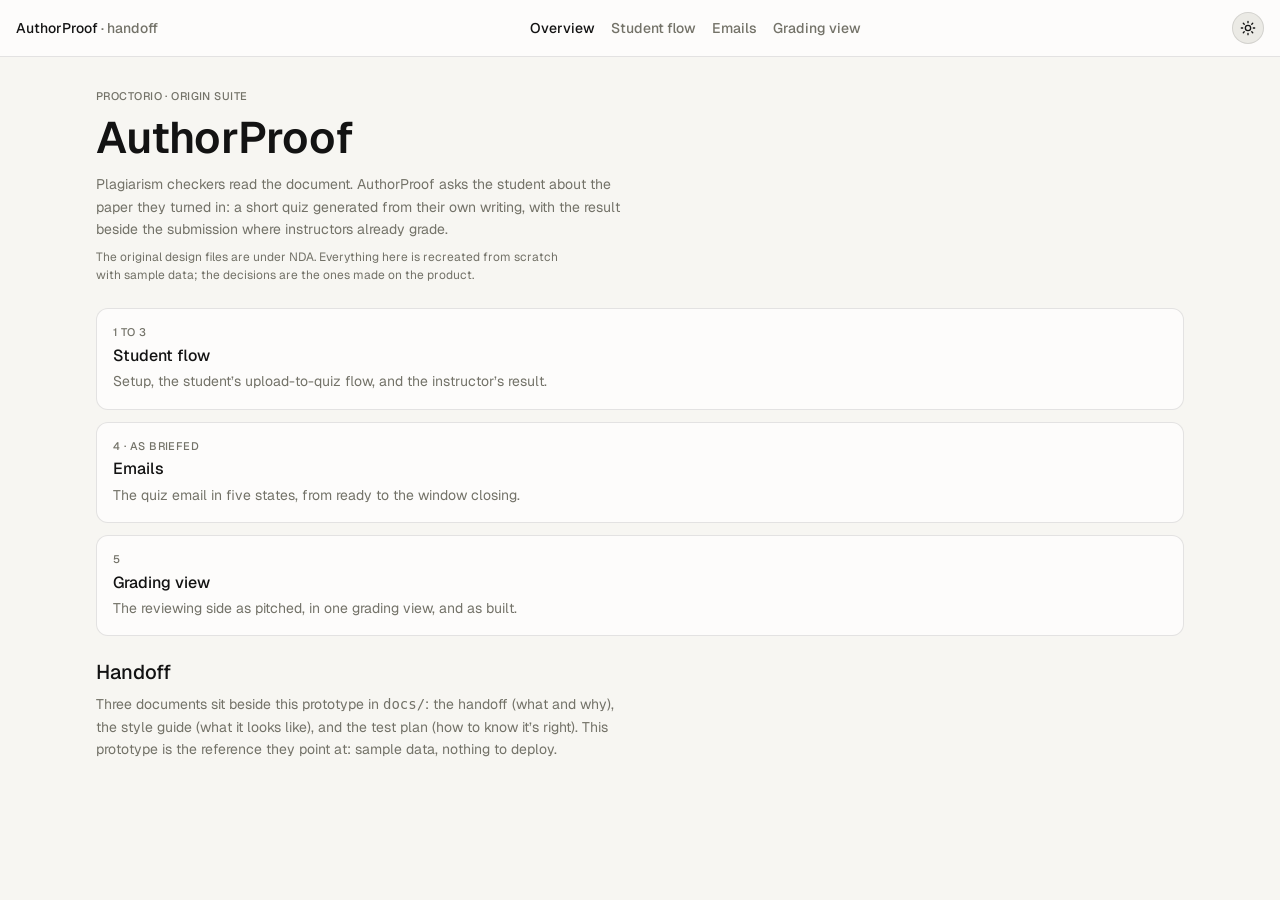
<file: index.html>
<!doctype html>
<html lang="en">
  <head>
    <meta charset="utf-8" />
    <meta name="viewport" content="width=device-width, initial-scale=1" />
    <title>AuthorProof · handoff</title>
    <meta http-equiv="refresh" content="0; url=prototype/" />
    <link rel="canonical" href="prototype/" />
  </head>
  <body>
    <p><a href="prototype/">Open the AuthorProof prototype</a></p>
  </body>
</html>
</file>
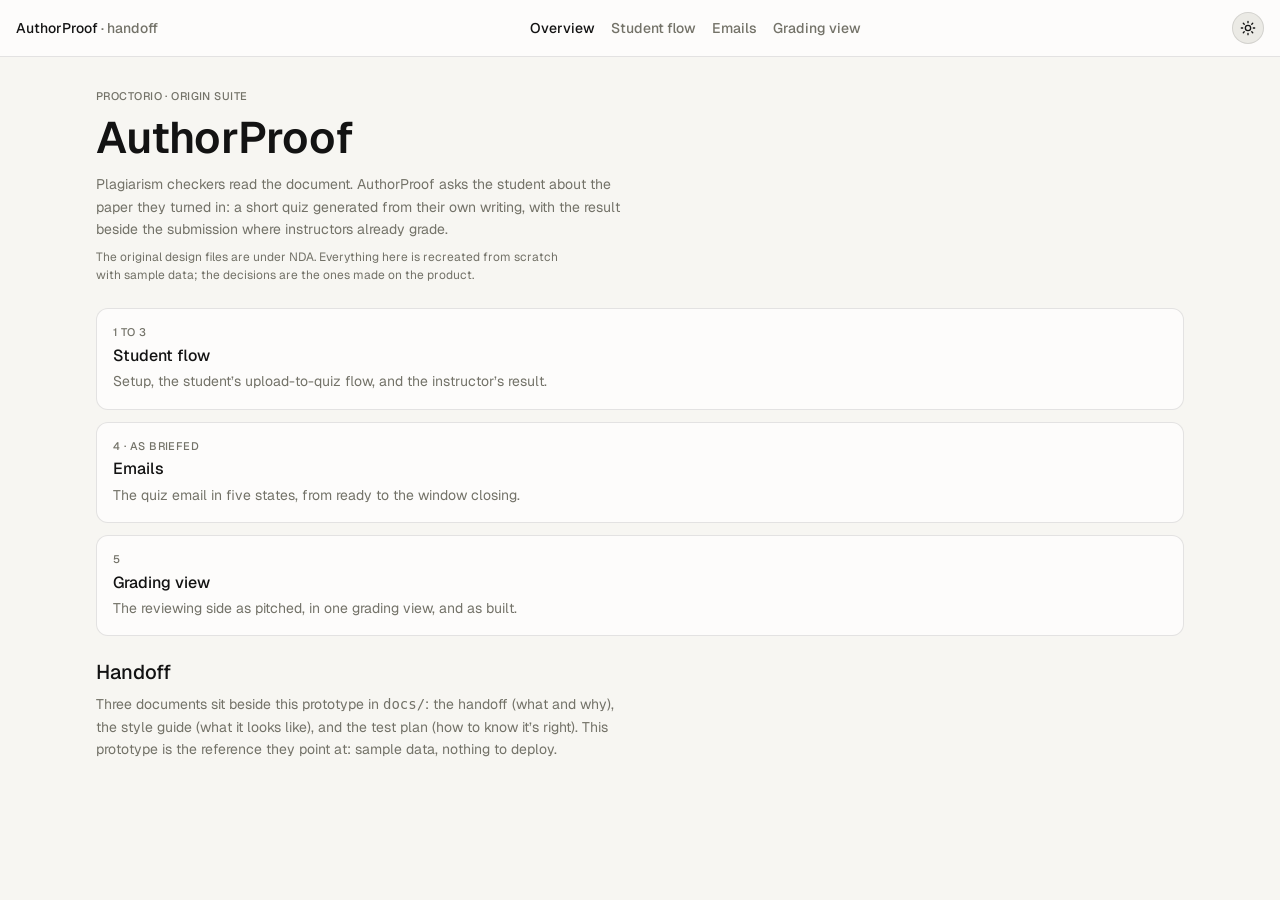
<file: prototype/index.html>
<!doctype html>
<html lang="en">
  <head>
    <meta charset="utf-8" />
    <meta name="viewport" content="width=device-width, initial-scale=1" />
    <title>Overview · AuthorProof handoff</title>
    <meta name="description" content="AuthorProof design-dev handoff: the coded prototype engineering builds from." />
    <link rel="preconnect" href="https://fonts.googleapis.com" />
    <link rel="preconnect" href="https://fonts.gstatic.com" crossorigin />
    <link href="https://fonts.googleapis.com/css2?family=Geist:wght@400;500;600&display=swap" rel="stylesheet" />
    <link rel="stylesheet" href="css/tokens.css" />
    <link rel="stylesheet" href="css/base.css" />
    <link rel="stylesheet" href="css/components.css" />
  </head>
  <body>
    <header class="site-header" data-site-header></header>
    <main>
      <div class="stack-2">
        <p class="t-label muted">Proctorio · Origin suite</p>
        <h1 class="t-display" style="font-size:44px">AuthorProof</h1>
        <p class="muted measure">Plagiarism checkers read the document. AuthorProof asks the student about the paper they turned in: a short quiz generated from their own writing, with the result beside the submission where instructors already grade.</p>
        <p class="t-small muted measure">The original design files are under NDA. Everything here is recreated from scratch with sample data; the decisions are the ones made on the product.</p>
      </div>
      <ol class="stack-3" aria-label="Surfaces">
        <li><a class="card card--pad stack-1" style="display:flex;text-decoration:none" href="flow.html"><span class="t-label muted">1 to 3</span><span class="t-title">Student flow</span><span class="muted">Setup, the student’s upload-to-quiz flow, and the instructor’s result.</span></a></li>
        <li><a class="card card--pad stack-1" style="display:flex;text-decoration:none" href="emails.html"><span class="t-label muted">4 · as briefed</span><span class="t-title">Emails</span><span class="muted">The quiz email in five states, from ready to the window closing.</span></a></li>
        <li><a class="card card--pad stack-1" style="display:flex;text-decoration:none" href="grading.html"><span class="t-label muted">5</span><span class="t-title">Grading view</span><span class="muted">The reviewing side as pitched, in one grading view, and as built.</span></a></li>
      </ol>
      <section class="stack-2">
        <h2 class="t-heading">Handoff</h2>
        <p class="muted measure">Three documents sit beside this prototype in <code>docs/</code>: the handoff (what and why), the style guide (what it looks like), and the test plan (how to know it’s right). This prototype is the reference they point at: sample data, nothing to deploy.</p>
      </section>
    </main>
    <script src="js/data.js"></script>
    <script src="js/ui.js"></script>
    <script>AP.ui.header("index.html");</script>
  </body>
</html>
</file>
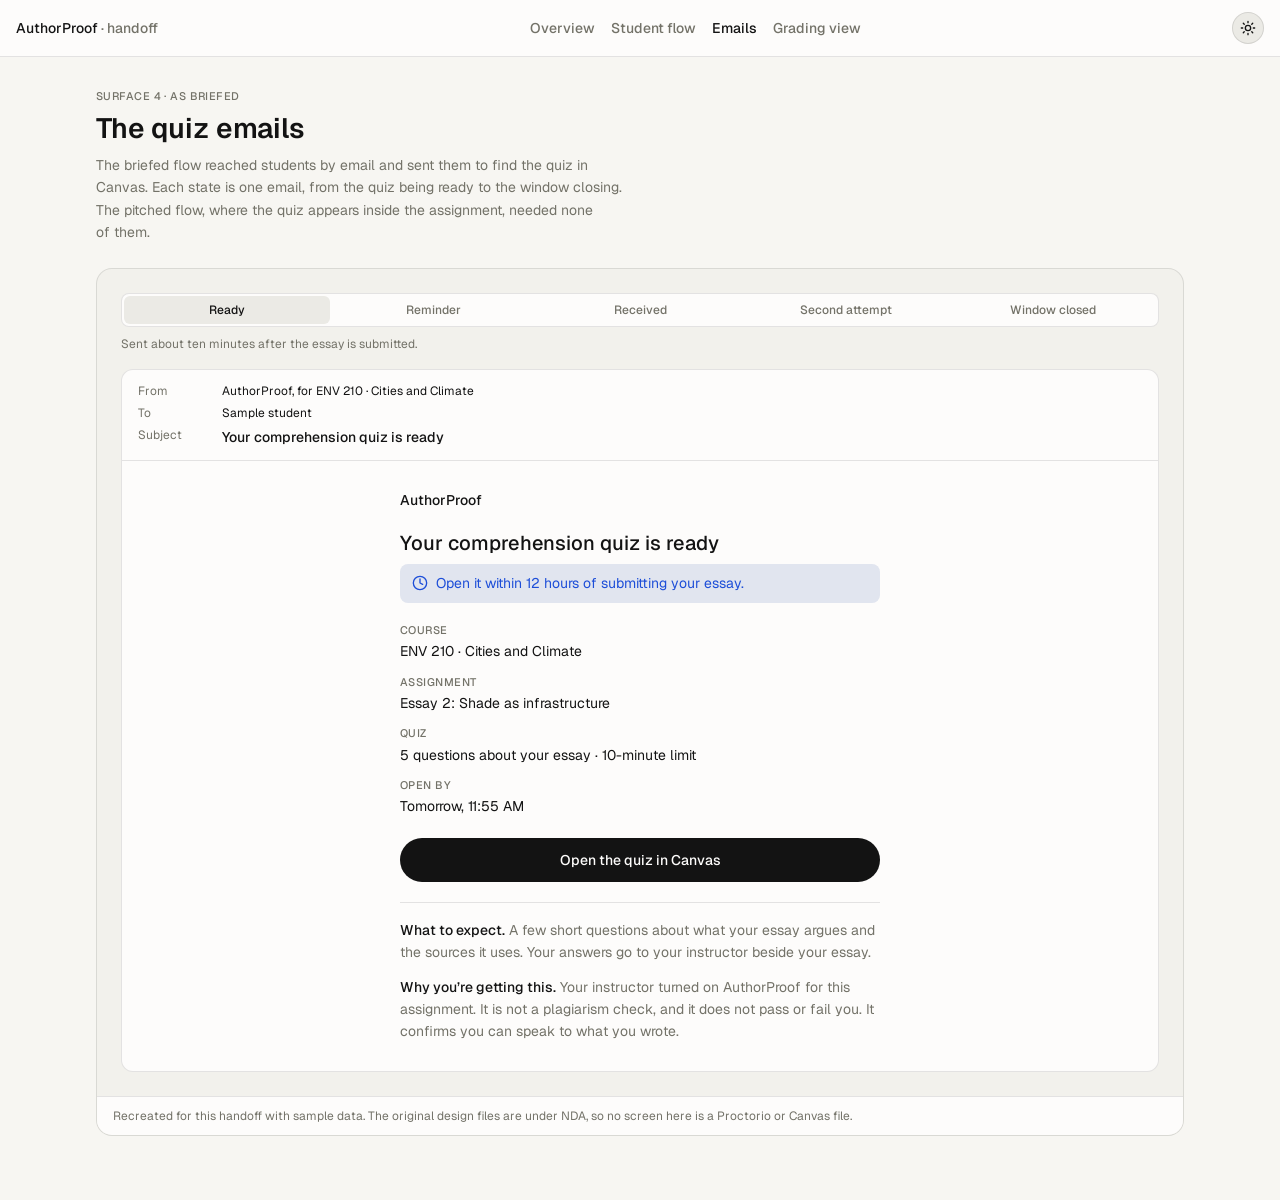
<file: prototype/emails.html>
<!doctype html>
<html lang="en">
  <head>
    <meta charset="utf-8" />
    <meta name="viewport" content="width=device-width, initial-scale=1" />
    <title>Emails · AuthorProof handoff</title>
    <meta name="description" content="The briefed flow's quiz email in five states." />
    <link rel="preconnect" href="https://fonts.googleapis.com" />
    <link rel="preconnect" href="https://fonts.gstatic.com" crossorigin />
    <link href="https://fonts.googleapis.com/css2?family=Geist:wght@400;500;600&display=swap" rel="stylesheet" />
    <link rel="stylesheet" href="css/tokens.css" />
    <link rel="stylesheet" href="css/base.css" />
    <link rel="stylesheet" href="css/components.css" />
  </head>
  <body>
    <header class="site-header" data-site-header></header>
    <main>
      <div class="stack-2">
        <p class="t-label muted">Surface 4 · as briefed</p>
        <h1 class="t-display">The quiz emails</h1>
        <p class="muted measure">The briefed flow reached students by email and sent them to find the quiz in Canvas. Each state is one email, from the quiz being ready to the window closing. The pitched flow, where the quiz appears inside the assignment, needed none of them.</p>
      </div>
      <section class="shell" aria-label="Prototype">
        <div class="shell__body" id="emails"></div>
        <p class="shell__foot" data-footnote></p>
      </section>
    </main>
    <script src="js/data.js"></script>
    <script src="js/ui.js"></script>
    <script src="js/emails.js"></script>
    <script>document.querySelectorAll("[data-footnote]").forEach((n) => (n.textContent = AP.ui.FOOTNOTE));</script>
  </body>
</html>
</file>
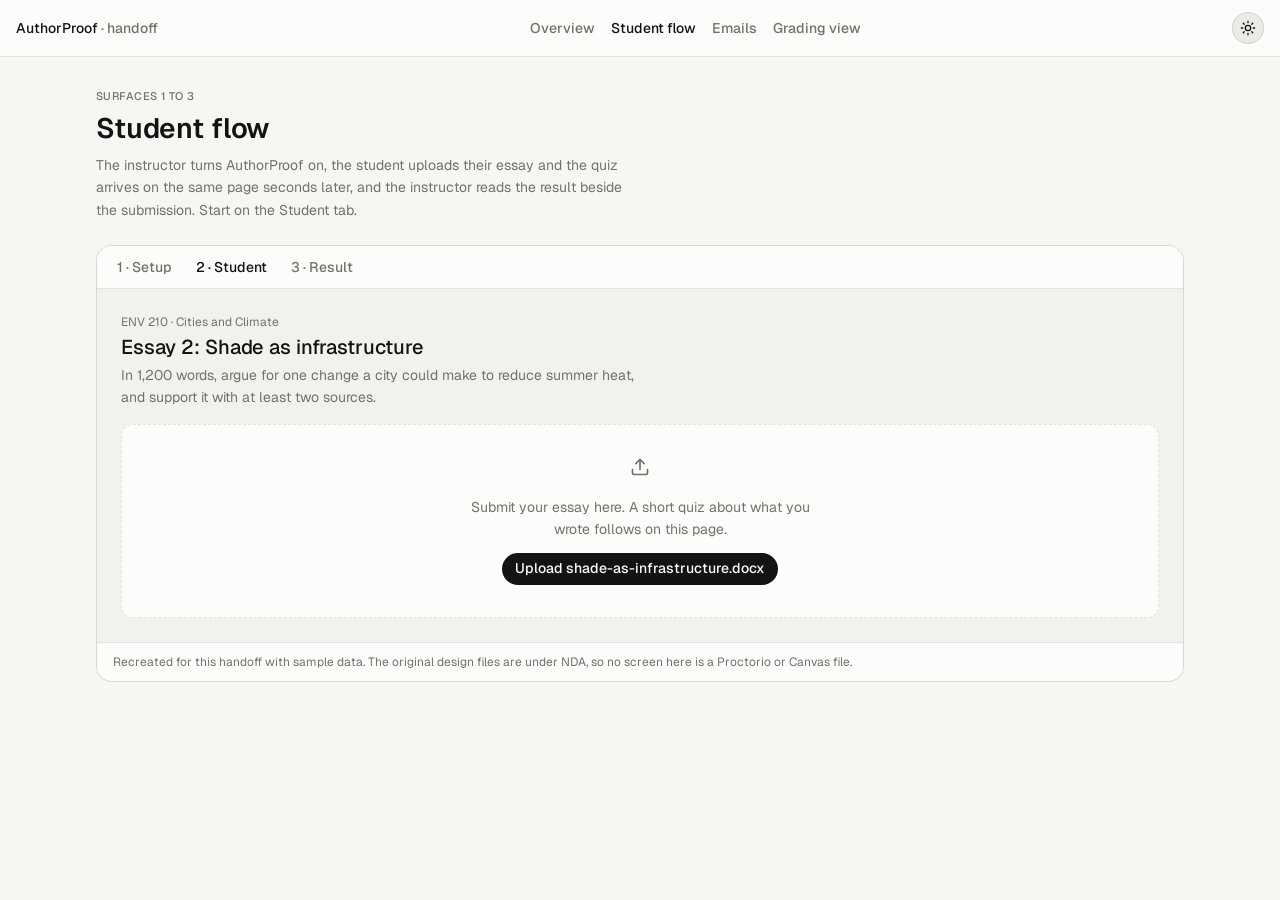
<file: prototype/flow.html>
<!doctype html>
<html lang="en">
  <head>
    <meta charset="utf-8" />
    <meta name="viewport" content="width=device-width, initial-scale=1" />
    <title>Student flow · AuthorProof handoff</title>
    <meta name="description" content="The instructor's setup, the student's upload-to-quiz flow, and the result the instructor reads." />
    <link rel="preconnect" href="https://fonts.googleapis.com" />
    <link rel="preconnect" href="https://fonts.gstatic.com" crossorigin />
    <link href="https://fonts.googleapis.com/css2?family=Geist:wght@400;500;600&display=swap" rel="stylesheet" />
    <link rel="stylesheet" href="css/tokens.css" />
    <link rel="stylesheet" href="css/base.css" />
    <link rel="stylesheet" href="css/components.css" />
  </head>
  <body>
    <header class="site-header" data-site-header></header>
    <main>
      <div class="stack-2">
        <p class="t-label muted">Surfaces 1 to 3</p>
        <h1 class="t-display">Student flow</h1>
        <p class="muted measure">The instructor turns AuthorProof on, the student uploads their essay and the quiz arrives on the same page seconds later, and the instructor reads the result beside the submission. Start on the Student tab.</p>
      </div>
      <section class="shell" aria-label="Prototype">
        <div class="tabs" role="tablist" aria-label="Views">
          <button class="tab" role="tab" id="tab-setup" aria-controls="panel-setup" aria-selected="false" tabindex="-1" data-value="setup">1 · Setup</button>
          <button class="tab" role="tab" id="tab-student" aria-controls="panel-student" aria-selected="true" tabindex="0" data-value="student">2 · Student</button>
          <button class="tab" role="tab" id="tab-result" aria-controls="panel-result" aria-selected="false" tabindex="-1" data-value="result">3 · Result</button>
        </div>
        <div class="shell__body" role="tabpanel" id="panel-setup" aria-labelledby="tab-setup" hidden></div>
        <div class="shell__body" role="tabpanel" id="panel-student" aria-labelledby="tab-student"></div>
        <div class="shell__body" role="tabpanel" id="panel-result" aria-labelledby="tab-result" hidden></div>
        <p class="shell__foot" data-footnote></p>
      </section>
    </main>
    <script src="js/data.js"></script>
    <script src="js/ui.js"></script>
    <script src="js/flow.js"></script>
    <script>document.querySelectorAll("[data-footnote]").forEach((n) => (n.textContent = AP.ui.FOOTNOTE));</script>
  </body>
</html>
</file>
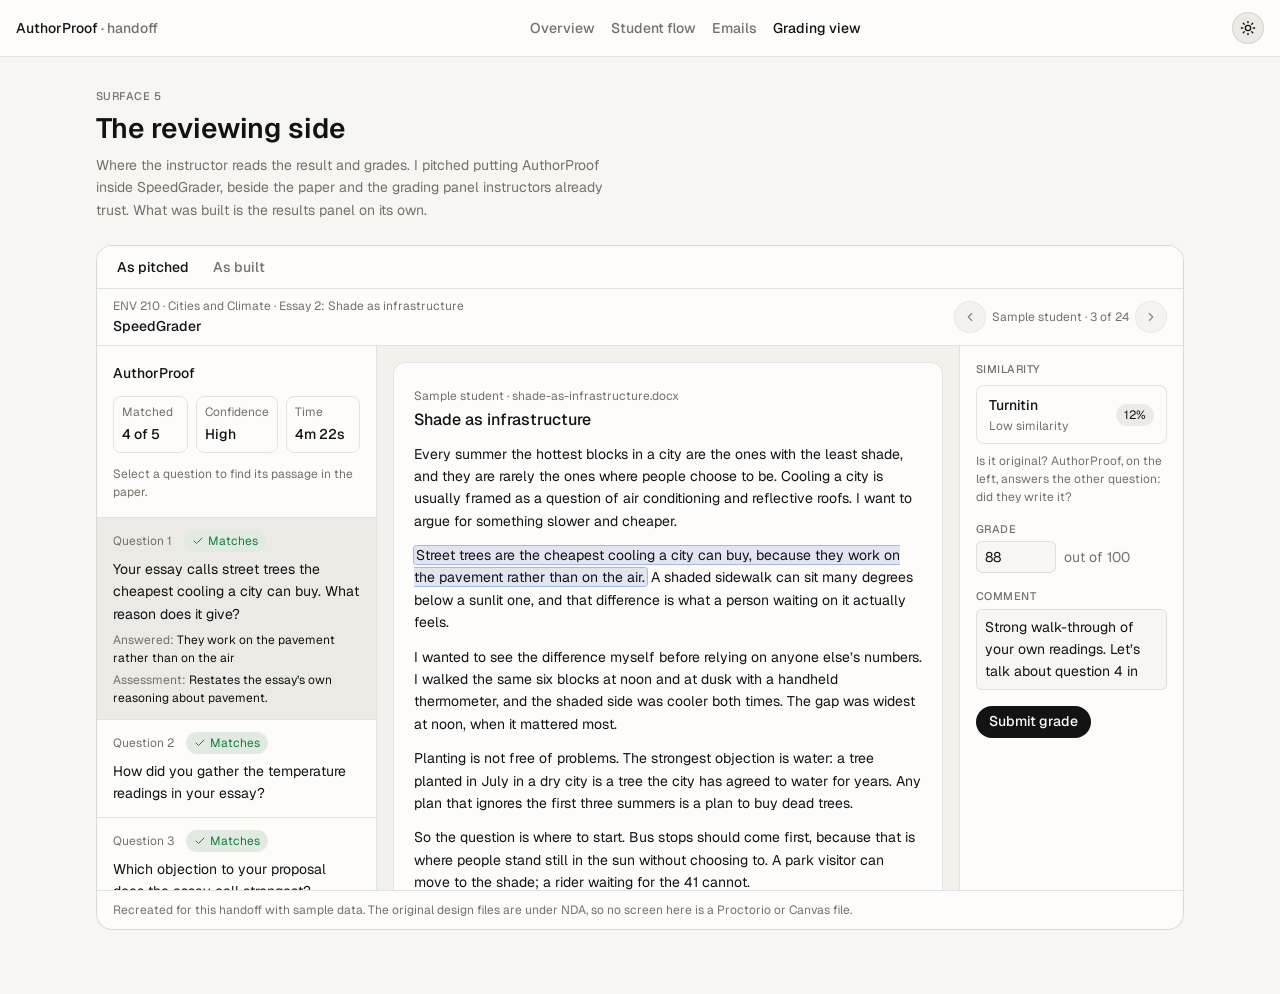
<file: prototype/grading.html>
<!doctype html>
<html lang="en">
  <head>
    <meta charset="utf-8" />
    <meta name="viewport" content="width=device-width, initial-scale=1" />
    <title>Grading view · AuthorProof handoff</title>
    <meta name="description" content="The reviewing side, as pitched and as built." />
    <link rel="preconnect" href="https://fonts.googleapis.com" />
    <link rel="preconnect" href="https://fonts.gstatic.com" crossorigin />
    <link href="https://fonts.googleapis.com/css2?family=Geist:wght@400;500;600&display=swap" rel="stylesheet" />
    <link rel="stylesheet" href="css/tokens.css" />
    <link rel="stylesheet" href="css/base.css" />
    <link rel="stylesheet" href="css/components.css" />
  </head>
  <body>
    <header class="site-header" data-site-header></header>
    <main>
      <div class="stack-2">
        <p class="t-label muted">Surface 5</p>
        <h1 class="t-display">The reviewing side</h1>
        <p class="muted measure">Where the instructor reads the result and grades. I pitched putting AuthorProof inside SpeedGrader, beside the paper and the grading panel instructors already trust. What was built is the results panel on its own.</p>
      </div>
      <section class="shell" aria-label="Prototype">
        <div class="tabs" role="tablist" aria-label="Layouts">
          <button class="tab" role="tab" id="tab-pitched" aria-controls="panel-pitched" aria-selected="true" tabindex="0" data-value="pitched">As pitched</button>
          <button class="tab" role="tab" id="tab-built" aria-controls="panel-built" aria-selected="false" tabindex="-1" data-value="built">As built</button>
        </div>
        <div role="tabpanel" id="panel-pitched" aria-labelledby="tab-pitched"></div>
        <div role="tabpanel" id="panel-built" aria-labelledby="tab-built" hidden></div>
        <p class="shell__foot" data-footnote></p>
      </section>
    </main>
    <script src="js/data.js"></script>
    <script src="js/ui.js"></script>
    <script src="js/grading.js"></script>
    <script>document.querySelectorAll("[data-footnote]").forEach((n) => (n.textContent = AP.ui.FOOTNOTE));</script>
  </body>
</html>
</file>
<file: prototype/css/tokens.css>
/*
 * Design tokens. Build with these names, never the raw values; the style
 * guide lists what each one is for. The Figma file's "AuthorProof / Color"
 * and "AuthorProof / Dimension" collections use the same names.
 */
:root {
  color-scheme: light;

  --background: #f7f6f2;
  --card: #fdfcfb;
  --surface: #f2f1ec;
  --foreground: #131313;
  --muted-foreground: #737268;
  --primary: #131313;
  --on-primary: #fdfcfb;
  --secondary: #ebeae5;
  --border: rgb(0 0 0 / 0.1);
  --info: #1d4ed8;
  --info-subtle: #e1e5ef;
  --success: #15803d;
  --success-subtle: #e1eae0;
  --warning: #b45309;
  --warning-subtle: #f0e6db;

  --space-1: 4px;
  --space-2: 8px;
  --space-3: 12px;
  --space-4: 16px;
  --space-5: 20px;
  --space-6: 24px;
  --space-8: 32px;

  --radius-sm: 6px;
  --radius-md: 8px;
  --radius-lg: 12px;
  --radius-xl: 16px;
  --radius-full: 999px;

  --font-sans: "Geist", ui-sans-serif, system-ui, sans-serif;

  /* Type ramp: weight, size / line height. */
  --text-display: 600 28px / 1.2 var(--font-sans);
  --text-heading: 500 20px / 1.25 var(--font-sans);
  --text-title: 500 16px / 1.35 var(--font-sans);
  --text-body: 400 14px / 1.6 var(--font-sans);
  --text-body-strong: 500 14px / 1.6 var(--font-sans);
  --text-small: 400 12px / 1.5 var(--font-sans);
  --text-label: 500 11px / 1.4 var(--font-sans);
}

@media (prefers-color-scheme: dark) {
  :root:not([data-theme="light"]) {
    color-scheme: dark;
    --background: #0f0f0f;
    --card: #141414;
    --surface: #171717;
    --foreground: #f5f4f2;
    --muted-foreground: #8a8981;
    --primary: #f5f4f2;
    --on-primary: #0f0f0f;
    --secondary: #242424;
    --border: rgb(255 255 255 / 0.12);
    --info: #60a5fa;
    --info-subtle: #171e27;
    --success: #4ade80;
    --success-subtle: #15241a;
    --warning: #fbbf24;
    --warning-subtle: #272111;
  }
}

:root[data-theme="dark"] {
  color-scheme: dark;
  --background: #0f0f0f;
  --card: #141414;
  --surface: #171717;
  --foreground: #f5f4f2;
  --muted-foreground: #8a8981;
  --primary: #f5f4f2;
  --on-primary: #0f0f0f;
  --secondary: #242424;
  --border: rgb(255 255 255 / 0.12);
  --info: #60a5fa;
  --info-subtle: #171e27;
  --success: #4ade80;
  --success-subtle: #15241a;
  --warning: #fbbf24;
  --warning-subtle: #272111;
}
</file>
<file: prototype/css/base.css>
*,
*::before,
*::after {
  box-sizing: border-box;
}

html {
  -webkit-text-size-adjust: 100%;
}

body {
  margin: 0;
  background: var(--background);
  color: var(--foreground);
  font: var(--text-body);
}

h1,
h2,
h3,
h4,
p,
ol,
ul,
dl,
dd,
figure,
blockquote {
  margin: 0;
}

ol,
ul {
  padding: 0;
  list-style: none;
}

button,
input,
textarea {
  font: inherit;
  color: inherit;
}

a {
  color: inherit;
}

:focus-visible {
  outline: 2px solid var(--info);
  outline-offset: 2px;
}

/* A class that sets display must never beat the hidden attribute. */
[hidden] {
  display: none !important;
}

.sr-only {
  position: absolute;
  width: 1px;
  height: 1px;
  overflow: hidden;
  clip: rect(0 0 0 0);
  white-space: nowrap;
}

.muted {
  color: var(--muted-foreground);
}

.t-display { font: var(--text-display); letter-spacing: -0.005em; }
.t-heading { font: var(--text-heading); letter-spacing: -0.002em; }
.t-title { font: var(--text-title); }
.t-body { font: var(--text-body); }
.t-strong { font: var(--text-body-strong); }
.t-small { font: var(--text-small); }
.t-label {
  font: var(--text-label);
  letter-spacing: 0.04em;
  text-transform: uppercase;
}

.stack { display: flex; flex-direction: column; gap: var(--space-4); }
.stack-1 { display: flex; flex-direction: column; gap: var(--space-1); }
.stack-2 { display: flex; flex-direction: column; gap: var(--space-2); }
.stack-3 { display: flex; flex-direction: column; gap: var(--space-3); }
.row { display: flex; align-items: center; gap: var(--space-3); flex-wrap: wrap; }
.row-between { display: flex; align-items: center; justify-content: space-between; gap: var(--space-3); flex-wrap: wrap; }
.measure { max-width: 60ch; text-wrap: pretty; }

/* Page frame */
.site-header {
  display: flex;
  align-items: center;
  justify-content: space-between;
  gap: var(--space-4);
  padding: var(--space-3) var(--space-4);
  border-bottom: 1px solid var(--border);
  background: var(--card);
}

.site-header nav {
  display: flex;
  gap: var(--space-4);
  flex-wrap: wrap;
}

/* On a phone the pages get their own row under the name and the theme button. */
@media (max-width: 640px) {
  .site-header {
    flex-wrap: wrap;
  }

  .site-header nav {
    order: 3;
    width: 100%;
    flex-wrap: nowrap;
    overflow-x: auto;
  }

  .site-header nav a {
    white-space: nowrap;
  }
}

.site-header nav a {
  font: var(--text-body-strong);
  color: var(--muted-foreground);
  text-decoration: none;
}

.site-header nav a[aria-current="page"],
.site-header nav a:hover {
  color: var(--foreground);
}

main {
  width: 100%;
  max-width: 1120px;
  margin: 0 auto;
  padding: var(--space-8) var(--space-4) 64px;
  display: flex;
  flex-direction: column;
  gap: var(--space-6);
}

@media (prefers-reduced-motion: reduce) {
  *,
  *::before,
  *::after {
    animation-duration: 0.01ms !important;
    transition-duration: 0.01ms !important;
    scroll-behavior: auto !important;
  }
}
</file>
<file: prototype/css/components.css>
/*
 * Components. Each block is one component from the style guide, and its
 * modifier classes are its variants.
 */

/* Button · variant=Primary|Outline, size=sm|lg */
.btn {
  display: inline-flex;
  align-items: center;
  justify-content: center;
  gap: var(--space-2);
  min-height: 32px;
  padding: 0 var(--space-3);
  border: 1px solid transparent;
  border-radius: var(--radius-full);
  font: var(--text-body-strong);
  cursor: pointer;
  white-space: nowrap;
}

.btn--primary {
  background: var(--primary);
  color: var(--on-primary);
}

.btn--outline {
  background: var(--secondary);
  border-color: var(--border);
  color: var(--foreground);
}

.btn--lg {
  min-height: 44px;
  padding: 0 var(--space-4);
}

.btn--block {
  width: 100%;
}

.btn--icon {
  width: 32px;
  padding: 0;
}

.btn:disabled {
  opacity: 0.5;
  cursor: not-allowed;
}

/* Badge · tone=Success|Warning|Neutral. Always words; an icon where it adds meaning. */
.badge {
  display: inline-flex;
  align-items: center;
  gap: var(--space-1);
  padding: 2px var(--space-2);
  border-radius: var(--radius-full);
  font: var(--text-small);
  white-space: nowrap;
}

.badge--success { background: var(--success-subtle); color: var(--success); }
.badge--warning { background: var(--warning-subtle); color: var(--warning); }
.badge--neutral { background: var(--secondary); color: var(--foreground); }

/* Notice · tone=Info|Warning|Success|Neutral */
.notice {
  display: flex;
  align-items: flex-start;
  gap: var(--space-2);
  padding: var(--space-2) var(--space-3);
  border-radius: var(--radius-md);
  font: var(--text-body);
}

.notice svg { margin-top: 3px; flex: none; }
.notice--info { background: var(--info-subtle); color: var(--info); }
.notice--warning { background: var(--warning-subtle); color: var(--warning); }
.notice--success { background: var(--success-subtle); color: var(--success); }
.notice--neutral { background: var(--surface); color: var(--foreground); border: 1px solid var(--border); }

/* Tabs · state=Active|Inactive */
.tabs {
  display: flex;
  gap: var(--space-4);
  padding: 0 var(--space-4);
  border-bottom: 1px solid var(--border);
  background: var(--card);
  overflow-x: auto;
}

.tab {
  position: relative;
  padding: 10px var(--space-1) 9px;
  border: 0;
  background: none;
  color: var(--muted-foreground);
  font: var(--text-body-strong);
  white-space: nowrap;
  cursor: pointer;
}

.tab[aria-selected="true"] {
  color: var(--foreground);
}

.tab[aria-selected="true"]::after {
  content: "";
  position: absolute;
  inset: auto 0 -1px;
  height: 1px;
  background: var(--foreground);
}

/* Shell: the frame every prototype view sits in */
.shell {
  overflow: hidden;
  border: 1px solid var(--border);
  border-radius: var(--radius-xl);
  background: var(--surface);
}

.shell__body {
  display: flex;
  flex-direction: column;
  gap: var(--space-4);
  padding: var(--space-6);
}

.shell__foot {
  padding: 10px var(--space-4);
  border-top: 1px solid var(--border);
  background: var(--card);
  color: var(--muted-foreground);
  font: var(--text-small);
}

/* Card */
.card {
  border: 1px solid var(--border);
  border-radius: var(--radius-lg);
  background: var(--card);
}

.card--pad { padding: var(--space-4); }

/* Settings rows */
.setting {
  display: flex;
  flex-wrap: wrap;
  align-items: center;
  justify-content: space-between;
  gap: var(--space-2) var(--space-6);
  padding: 14px var(--space-4);
}

.setting + .setting { border-top: 1px solid var(--border); }
.setting__text { flex: 1 1 12rem; display: flex; flex-direction: column; gap: 2px; }

/* Segmented control */
.segmented {
  display: flex;
  padding: 2px;
  border: 1px solid var(--border);
  border-radius: var(--radius-md);
}

.segmented button {
  min-height: 28px;
  padding: 0 10px;
  border: 0;
  border-radius: var(--radius-sm);
  background: none;
  color: var(--muted-foreground);
  font: var(--text-small);
  font-weight: 500;
  cursor: pointer;
}

.segmented button[aria-checked="true"] {
  background: var(--secondary);
  color: var(--foreground);
}

/* Quiz option · state=Unselected|Selected */
.option {
  display: flex;
  align-items: flex-start;
  gap: var(--space-3);
  padding: 6px var(--space-2);
  border-radius: var(--radius-md);
  cursor: pointer;
}

.option:hover { background: var(--surface); }
.option:has(input:checked) { background: var(--secondary); }
.option input { margin-top: 4px; accent-color: var(--foreground); }

/* Stat tile */
.stat {
  display: flex;
  flex-direction: column;
  gap: 2px;
  padding: 6px var(--space-2);
  border: 1px solid var(--border);
  border-radius: var(--radius-md);
}

/* Detail row */
.detail { display: flex; flex-direction: column; gap: 2px; }
.detail dt { font: var(--text-label); letter-spacing: 0.04em; text-transform: uppercase; color: var(--muted-foreground); }

/* Question row · result=Matches|Does not match, state=Collapsed|Expanded */
.qrow {
  display: flex;
  flex-direction: column;
  gap: 6px;
  width: 100%;
  padding: var(--space-3) var(--space-4);
  border: 0;
  border-top: 1px solid var(--border);
  background: var(--card);
  text-align: left;
  cursor: pointer;
}

.qrow:hover { background: var(--surface); }
.qrow[aria-pressed="true"] { background: var(--secondary); }

/* Quoted passage */
.passage {
  padding-left: var(--space-3);
  border-left: 2px solid var(--border);
}

/* The marked passage in the paper */
mark.passage-mark {
  padding: 0 2px;
  border-radius: 3px;
  background: var(--info-subtle);
  color: var(--foreground);
  box-shadow: 0 0 0 1px color-mix(in srgb, var(--info) 40%, transparent);
}

/* Spinner */
.spin { animation: spin 1s linear infinite; }

@keyframes spin {
  to { transform: rotate(360deg); }
}
</file>
